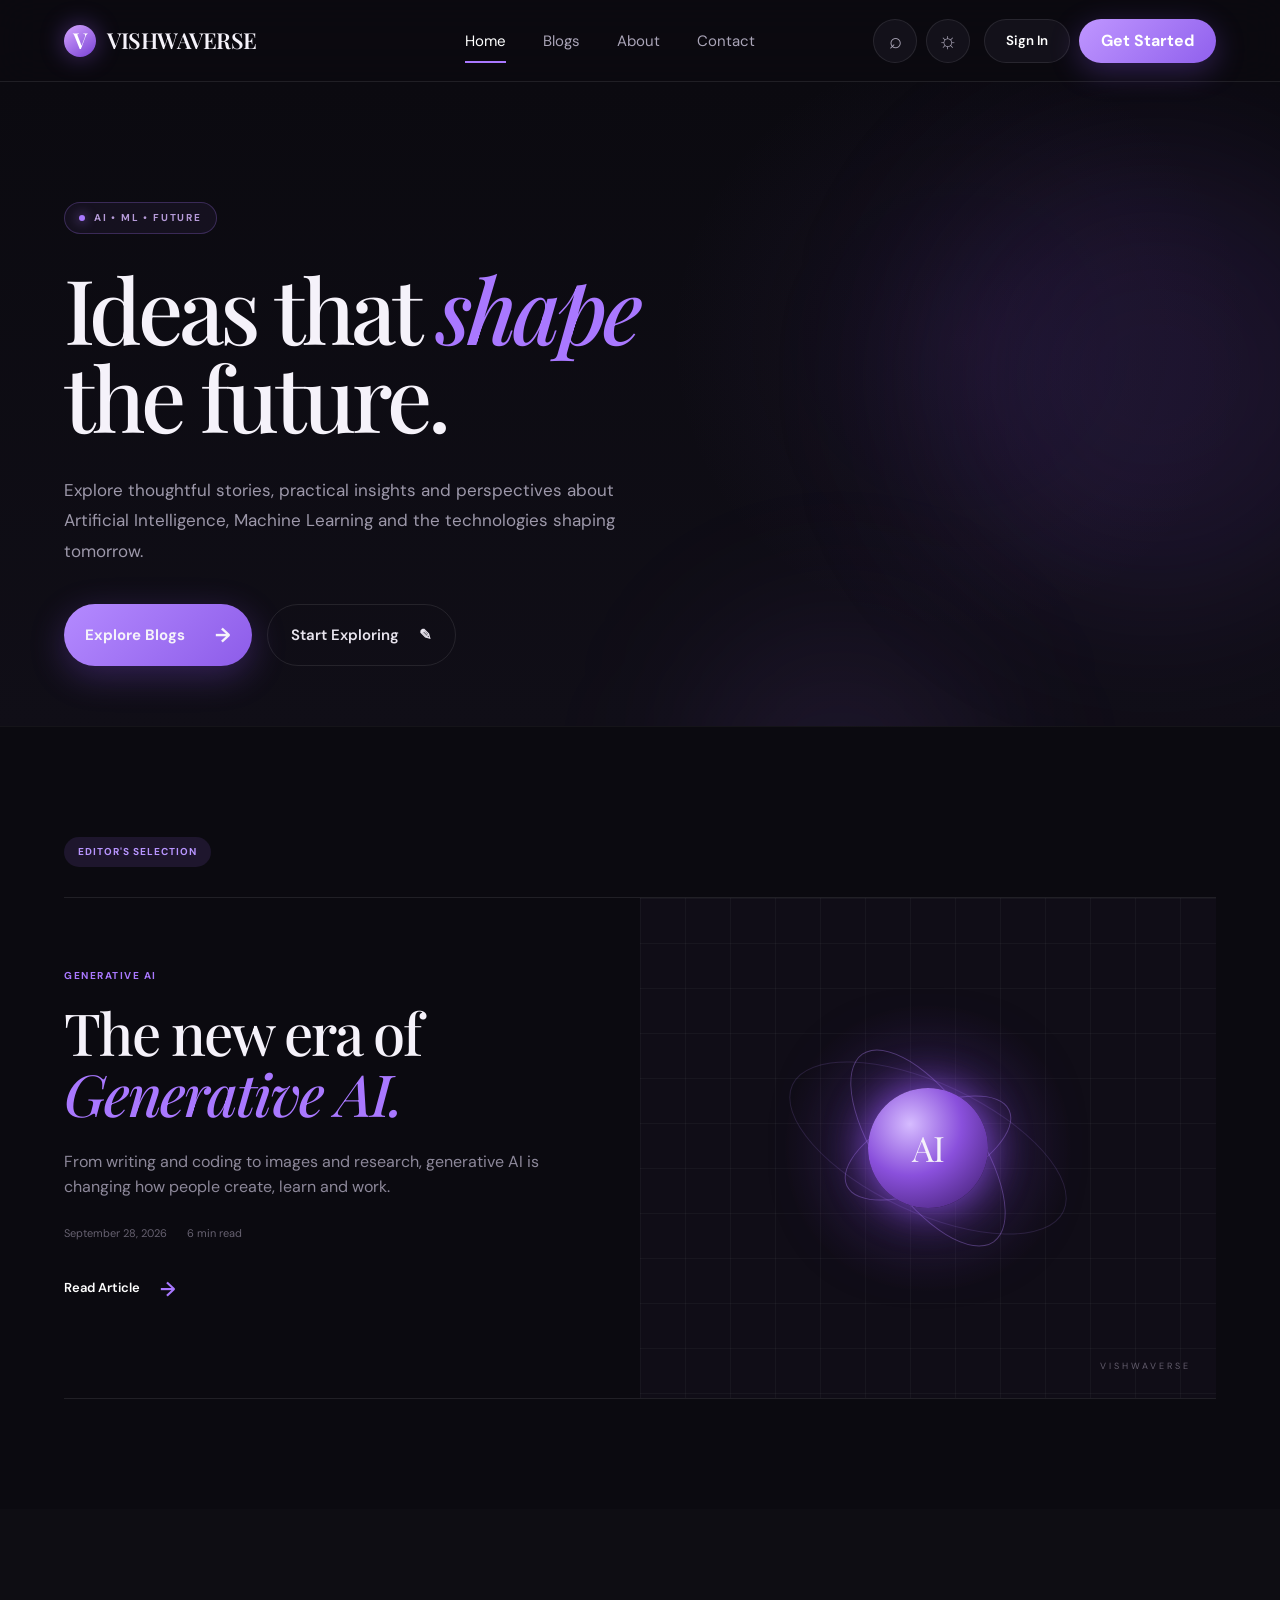
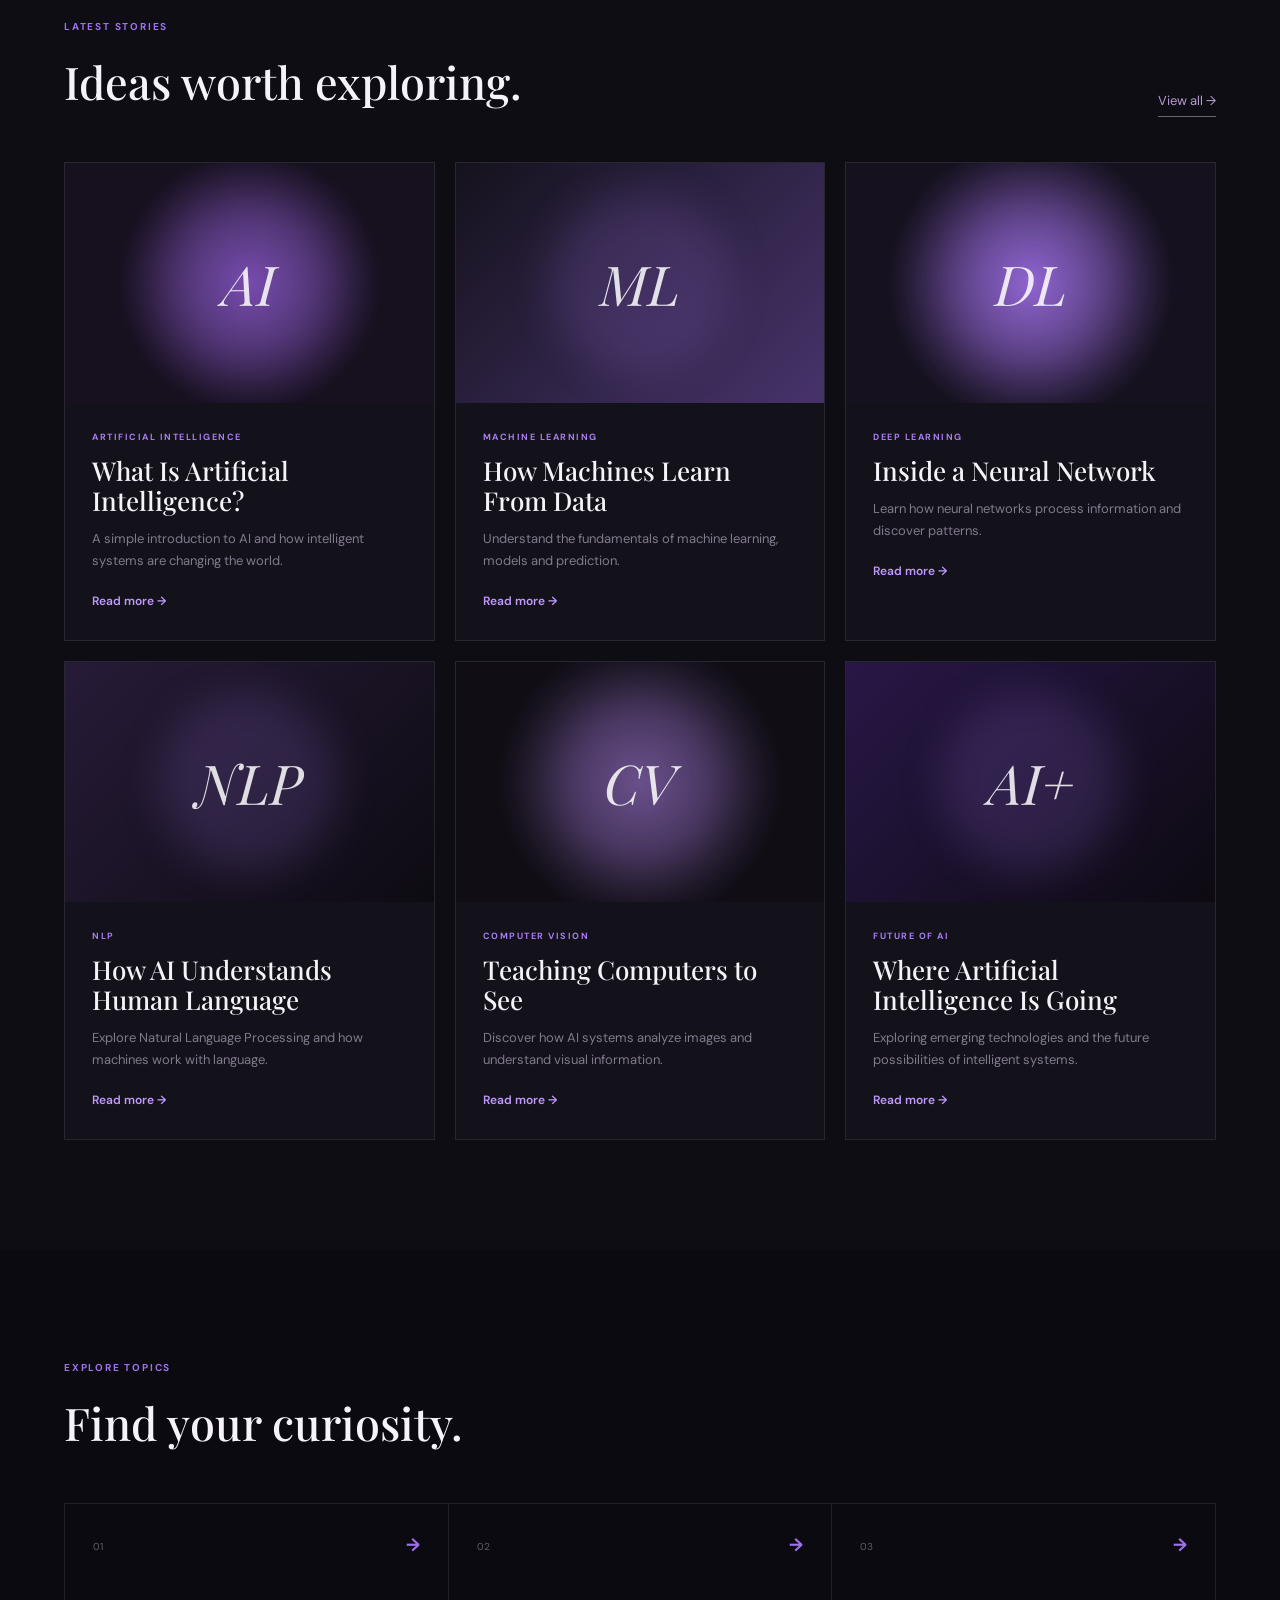
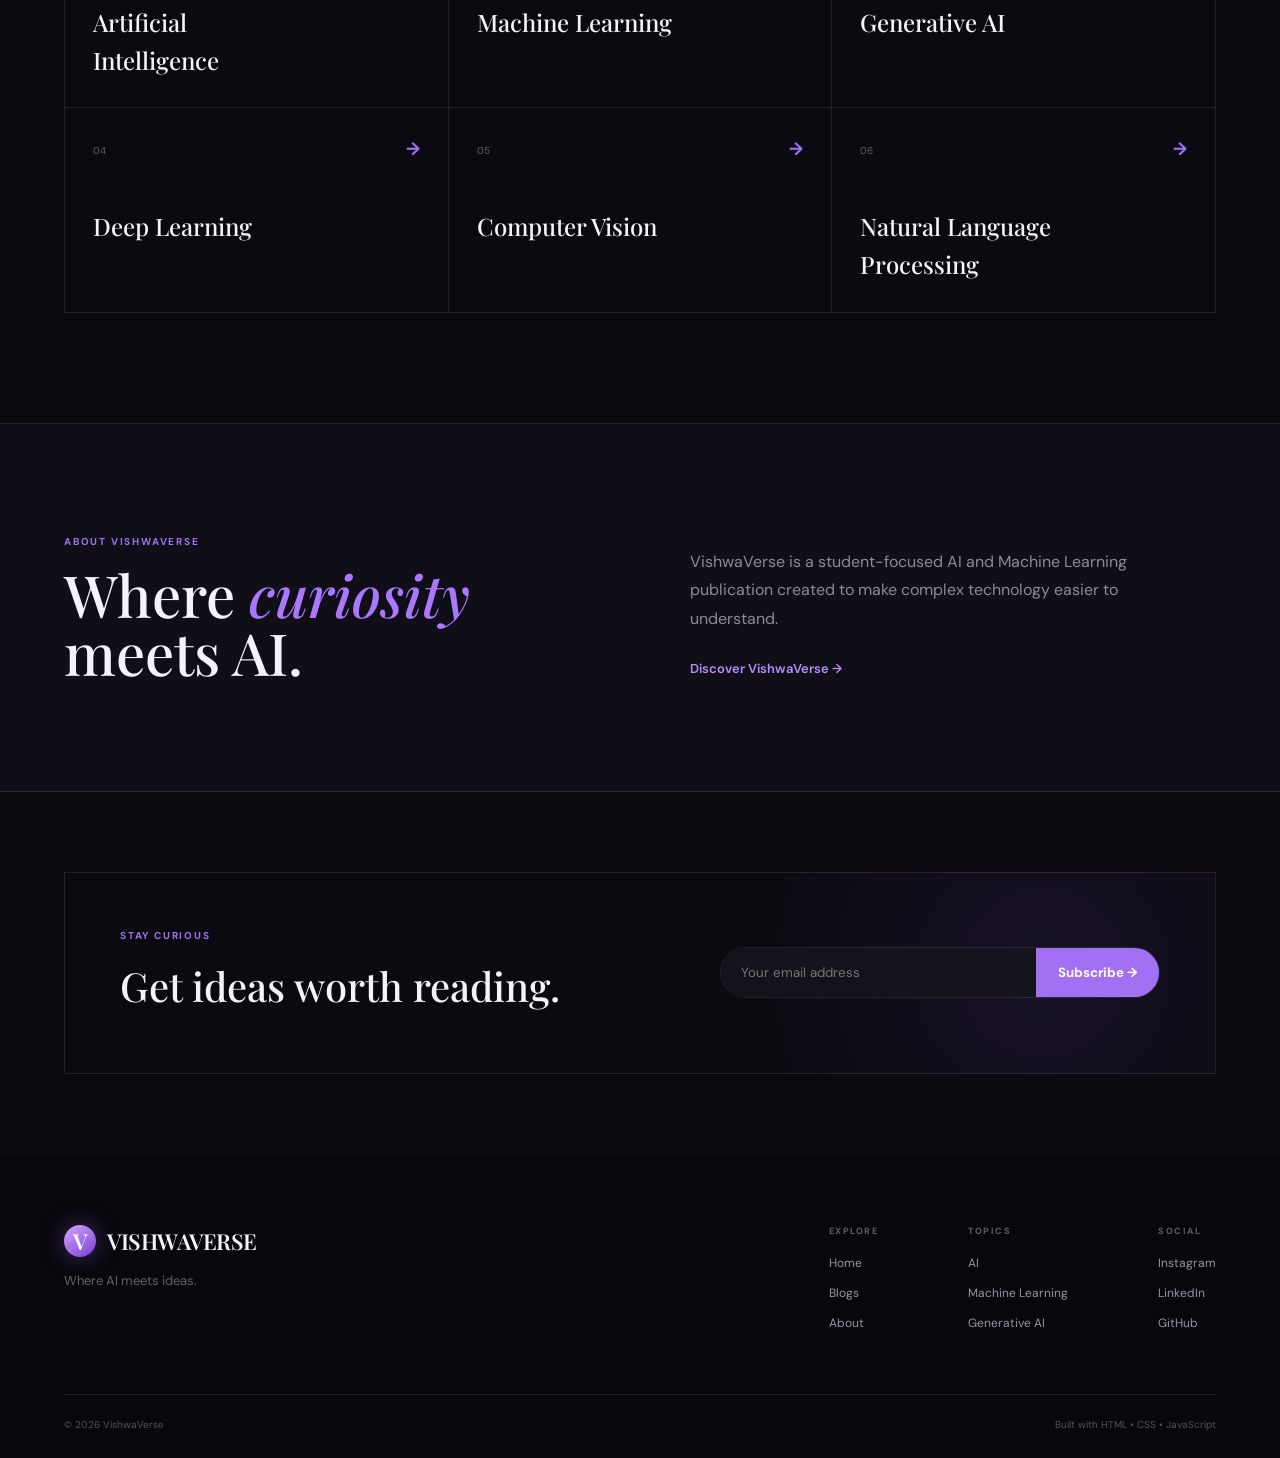
<file: index.html>
<!DOCTYPE html>
<html lang="en">

<head>

    <meta charset="UTF-8">
    <meta name="viewport" content="width=device-width, initial-scale=1.0">

    <title>VishwaVerse — AI, Ideas & Future</title>

    <meta name="description"
        content="VishwaVerse is a modern AI and Machine Learning blog exploring ideas, technology and the future.">

    <link rel="stylesheet" href="style.css">

    <!-- Fonts -->
    <link rel="preconnect" href="https://fonts.googleapis.com">
    <link rel="preconnect" href="https://fonts.gstatic.com" crossorigin>

    <link href="https://fonts.googleapis.com/css2?family=DM+Sans:wght@400;500;600;700&family=Playfair+Display:ital,wght@0,500;0,600;1,500;1,600&display=swap"
        rel="stylesheet">

</head>


<body>


<!-- ================= NAVBAR ================= -->

<header class="navbar">

    <div class="nav-container">


        <!-- LOGO -->

        <a href="index.html" class="logo">

            <div class="logo-symbol">
                V
            </div>

            <span>
                VISHWAVERSE
            </span>

        </a>


        <!-- NAVIGATION -->

        <nav class="nav-links">

            <a href="index.html" class="active">
                Home
            </a>

            <a href="blogs.html">
                Blogs
            </a>

            <a href="about.html">
                About
            </a>

            <a href="#contact">
                Contact
            </a>

        </nav>


        <!-- ACTIONS -->

        <div class="nav-actions">

            <button class="round-btn" id="searchButton">
                ⌕
            </button>

            <button class="round-btn" id="themeButton">
                ☼
            </button>

            <button class="signin-btn">
                Sign In
            </button>

            <a href="blogs.html" class="get-started">
                Get Started
            </a>

        </div>


        <!-- MOBILE -->

        <button class="mobile-menu" id="mobileMenu">
            ☰
        </button>

    </div>

</header>



<!-- ================= MOBILE NAV ================= -->

<div class="mobile-nav" id="mobileNav">

    <a href="index.html">
        Home
    </a>

    <a href="blogs.html">
        Blogs
    </a>

    <a href="about.html">
        About
    </a>

    <a href="#contact">
        Contact
    </a>

</div>



<!-- ================= SEARCH ================= -->

<div class="search-overlay" id="searchOverlay">

    <button class="close-search" id="closeSearch">
        ×
    </button>

    <div class="search-container">

        <span>
            SEARCH VISHWAVERSE
        </span>

        <input
            type="text"
            id="searchInput"
            placeholder="Search AI, Machine Learning..."
        >

        <div id="searchResults"></div>

    </div>

</div>



<!-- ================= HERO ================= -->

<section class="hero">

    <div class="hero-inner">


        <div class="hero-badge">
            <span></span>
            AI • ML • FUTURE
        </div>


        <h1>

            Ideas that

            <em>
                shape
            </em>

            the future.

        </h1>


        <p class="hero-description">

            Explore thoughtful stories, practical insights and
            perspectives about Artificial Intelligence,
            Machine Learning and the technologies shaping tomorrow.

        </p>


        <div class="hero-buttons">

            <a href="blogs.html" class="primary-button">

                Explore Blogs

                <span>
                    →
                </span>

            </a>


            <a href="about.html" class="secondary-button">

                Start Exploring

                <span>
                    ✎
                </span>

            </a>

        </div>


    </div>


    <!-- HERO GLOW -->

    <div class="hero-glow glow-one"></div>

    <div class="hero-glow glow-two"></div>


</section>



<!-- ================= EDITOR SECTION ================= -->

<section class="editor-section">

    <div class="section-container">


        <div class="section-label">

            <span>
                EDITOR'S SELECTION
            </span>

        </div>


        <div class="editor-grid">


            <!-- TEXT -->

            <div class="editor-content">

                <div class="article-category">
                    GENERATIVE AI
                </div>


                <h2>

                    The new era of
                    <em>Generative AI.</em>

                </h2>


                <p>

                    From writing and coding to images and
                    research, generative AI is changing how
                    people create, learn and work.

                </p>


                <div class="article-meta">

                    <span>
                        September 28, 2026
                    </span>

                    <span>
                        6 min read
                    </span>

                </div>


                <a href="blogs.html" class="read-button">

                    Read Article

                    <span>
                        →
                    </span>

                </a>

            </div>



            <!-- VISUAL -->

            <div class="editor-visual">

                <div class="visual-grid"></div>

                <div class="ai-orb">

                    <div class="orb-core">
                        AI
                    </div>

                    <div class="orb-ring ring-one"></div>

                    <div class="orb-ring ring-two"></div>

                    <div class="orb-ring ring-three"></div>

                </div>


                <div class="visual-label">

                    VISHWAVERSE

                </div>

            </div>


        </div>

    </div>

</section>



<!-- ================= LATEST ================= -->

<section class="latest-section">

    <div class="section-container">


        <div class="section-heading">

            <div>

                <div class="section-label-text">
                    LATEST STORIES
                </div>

                <h2>
                    Ideas worth exploring.
                </h2>

            </div>


            <a href="blogs.html" class="view-all">
                View all →
            </a>

        </div>



        <div class="blog-grid">


            <!-- BLOG 1 -->

            <article class="blog-card">

                <div class="blog-image image-ai">

                    <span>
                        AI
                    </span>

                </div>


                <div class="blog-content">

                    <div class="blog-category">
                        ARTIFICIAL INTELLIGENCE
                    </div>

                    <h3>
                        What Is Artificial Intelligence?
                    </h3>

                    <p>
                        A simple introduction to AI and how
                        intelligent systems are changing the world.
                    </p>

                    <a href="blogs.html">
                        Read more →
                    </a>

                </div>

            </article>



            <!-- BLOG 2 -->

            <article class="blog-card">

                <div class="blog-image image-ml">

                    <span>
                        ML
                    </span>

                </div>


                <div class="blog-content">

                    <div class="blog-category">
                        MACHINE LEARNING
                    </div>

                    <h3>
                        How Machines Learn From Data
                    </h3>

                    <p>
                        Understand the fundamentals of machine
                        learning, models and prediction.
                    </p>

                    <a href="blogs.html">
                        Read more →
                    </a>

                </div>

            </article>



            <!-- BLOG 3 -->

            <article class="blog-card">

                <div class="blog-image image-dl">

                    <span>
                        DL
                    </span>

                </div>


                <div class="blog-content">

                    <div class="blog-category">
                        DEEP LEARNING
                    </div>

                    <h3>
                        Inside a Neural Network
                    </h3>

                    <p>
                        Learn how neural networks process
                        information and discover patterns.
                    </p>

                    <a href="blogs.html">
                        Read more →
                    </a>

                </div>

            </article>



            <!-- BLOG 4 -->

            <article class="blog-card">

                <div class="blog-image image-nlp">

                    <span>
                        NLP
                    </span>

                </div>


                <div class="blog-content">

                    <div class="blog-category">
                        NLP
                    </div>

                    <h3>
                        How AI Understands Human Language
                    </h3>

                    <p>
                        Explore Natural Language Processing
                        and how machines work with language.
                    </p>

                    <a href="blogs.html">
                        Read more →
                    </a>

                </div>

            </article>



            <!-- BLOG 5 -->

            <article class="blog-card">

                <div class="blog-image image-cv">

                    <span>
                        CV
                    </span>

                </div>


                <div class="blog-content">

                    <div class="blog-category">
                        COMPUTER VISION
                    </div>

                    <h3>
                        Teaching Computers to See
                    </h3>

                    <p>
                        Discover how AI systems analyze
                        images and understand visual information.
                    </p>

                    <a href="blogs.html">
                        Read more →
                    </a>

                </div>

            </article>



            <!-- BLOG 6 -->

            <article class="blog-card">

                <div class="blog-image image-future">

                    <span>
                        AI+
                    </span>

                </div>


                <div class="blog-content">

                    <div class="blog-category">
                        FUTURE OF AI
                    </div>

                    <h3>
                        Where Artificial Intelligence Is Going
                    </h3>

                    <p>
                        Exploring emerging technologies and
                        the future possibilities of intelligent systems.
                    </p>

                    <a href="blogs.html">
                        Read more →
                    </a>

                </div>

            </article>


        </div>

    </div>

</section>



<!-- ================= TOPICS ================= -->

<section class="topics-section">

    <div class="section-container">


        <div class="section-heading">

            <div>

                <div class="section-label-text">
                    EXPLORE TOPICS
                </div>

                <h2>
                    Find your curiosity.
                </h2>

            </div>

        </div>



        <div class="topics-grid">


            <a href="blogs.html" class="topic">

                <span>
                    01
                </span>

                <h3>
                    Artificial Intelligence
                </h3>

                <b>
                    →
                </b>

            </a>


            <a href="blogs.html" class="topic">

                <span>
                    02
                </span>

                <h3>
                    Machine Learning
                </h3>

                <b>
                    →
                </b>

            </a>


            <a href="blogs.html" class="topic">

                <span>
                    03
                </span>

                <h3>
                    Generative AI
                </h3>

                <b>
                    →
                </b>

            </a>


            <a href="blogs.html" class="topic">

                <span>
                    04
                </span>

                <h3>
                    Deep Learning
                </h3>

                <b>
                    →
                </b>

            </a>


            <a href="blogs.html" class="topic">

                <span>
                    05
                </span>

                <h3>
                    Computer Vision
                </h3>

                <b>
                    →
                </b>

            </a>


            <a href="blogs.html" class="topic">

                <span>
                    06
                </span>

                <h3>
                    Natural Language Processing
                </h3>

                <b>
                    →
                </b>

            </a>


        </div>

    </div>

</section>



<!-- ================= ABOUT STRIP ================= -->

<section class="about-strip">

    <div class="section-container">

        <div class="about-grid">


            <div>

                <div class="section-label-text">
                    ABOUT VISHWAVERSE
                </div>

                <h2>

                    Where
                    <em>curiosity</em>
                    meets AI.

                </h2>

            </div>


            <div>

                <p>

                    VishwaVerse is a student-focused AI and
                    Machine Learning publication created to
                    make complex technology easier to understand.

                </p>

                <a href="about.html" class="text-link">
                    Discover VishwaVerse →
                </a>

            </div>


        </div>

    </div>

</section>



<!-- ================= NEWSLETTER ================= -->

<section class="newsletter">

    <div class="section-container">

        <div class="newsletter-box">

            <div>

                <div class="section-label-text">
                    STAY CURIOUS
                </div>

                <h2>
                    Get ideas worth reading.
                </h2>

            </div>


            <form id="newsletterForm">

                <input
                    type="email"
                    placeholder="Your email address"
                    required
                >

                <button>
                    Subscribe →
                </button>

            </form>

        </div>

    </div>

</section>



<!-- ================= FOOTER ================= -->

<footer id="contact">

    <div class="section-container">


        <div class="footer-top">


            <div>

                <a href="index.html" class="logo">

                    <div class="logo-symbol">
                        V
                    </div>

                    <span>
                        VISHWAVERSE
                    </span>

                </a>


                <p>
                    Where AI meets ideas.
                </p>

            </div>


            <div class="footer-links">

                <div>

                    <strong>
                        EXPLORE
                    </strong>

                    <a href="index.html">
                        Home
                    </a>

                    <a href="blogs.html">
                        Blogs
                    </a>

                    <a href="about.html">
                        About
                    </a>

                </div>


                <div>

                    <strong>
                        TOPICS
                    </strong>

                    <a href="blogs.html">
                        AI
                    </a>

                    <a href="blogs.html">
                        Machine Learning
                    </a>

                    <a href="blogs.html">
                        Generative AI
                    </a>

                </div>


                <div>

                    <strong>
                        SOCIAL
                    </strong>

                    <a href="#">
                        Instagram
                    </a>

                    <a href="#">
                        LinkedIn
                    </a>

                    <a href="#">
                        GitHub
                    </a>

                </div>

            </div>


        </div>


        <div class="footer-bottom">

            <span>
                © 2026 VishwaVerse
            </span>

            <span>
                Built with HTML • CSS • JavaScript
            </span>

        </div>


    </div>

</footer>



<script src="script.js"></script>

</body>

</html>
</file>
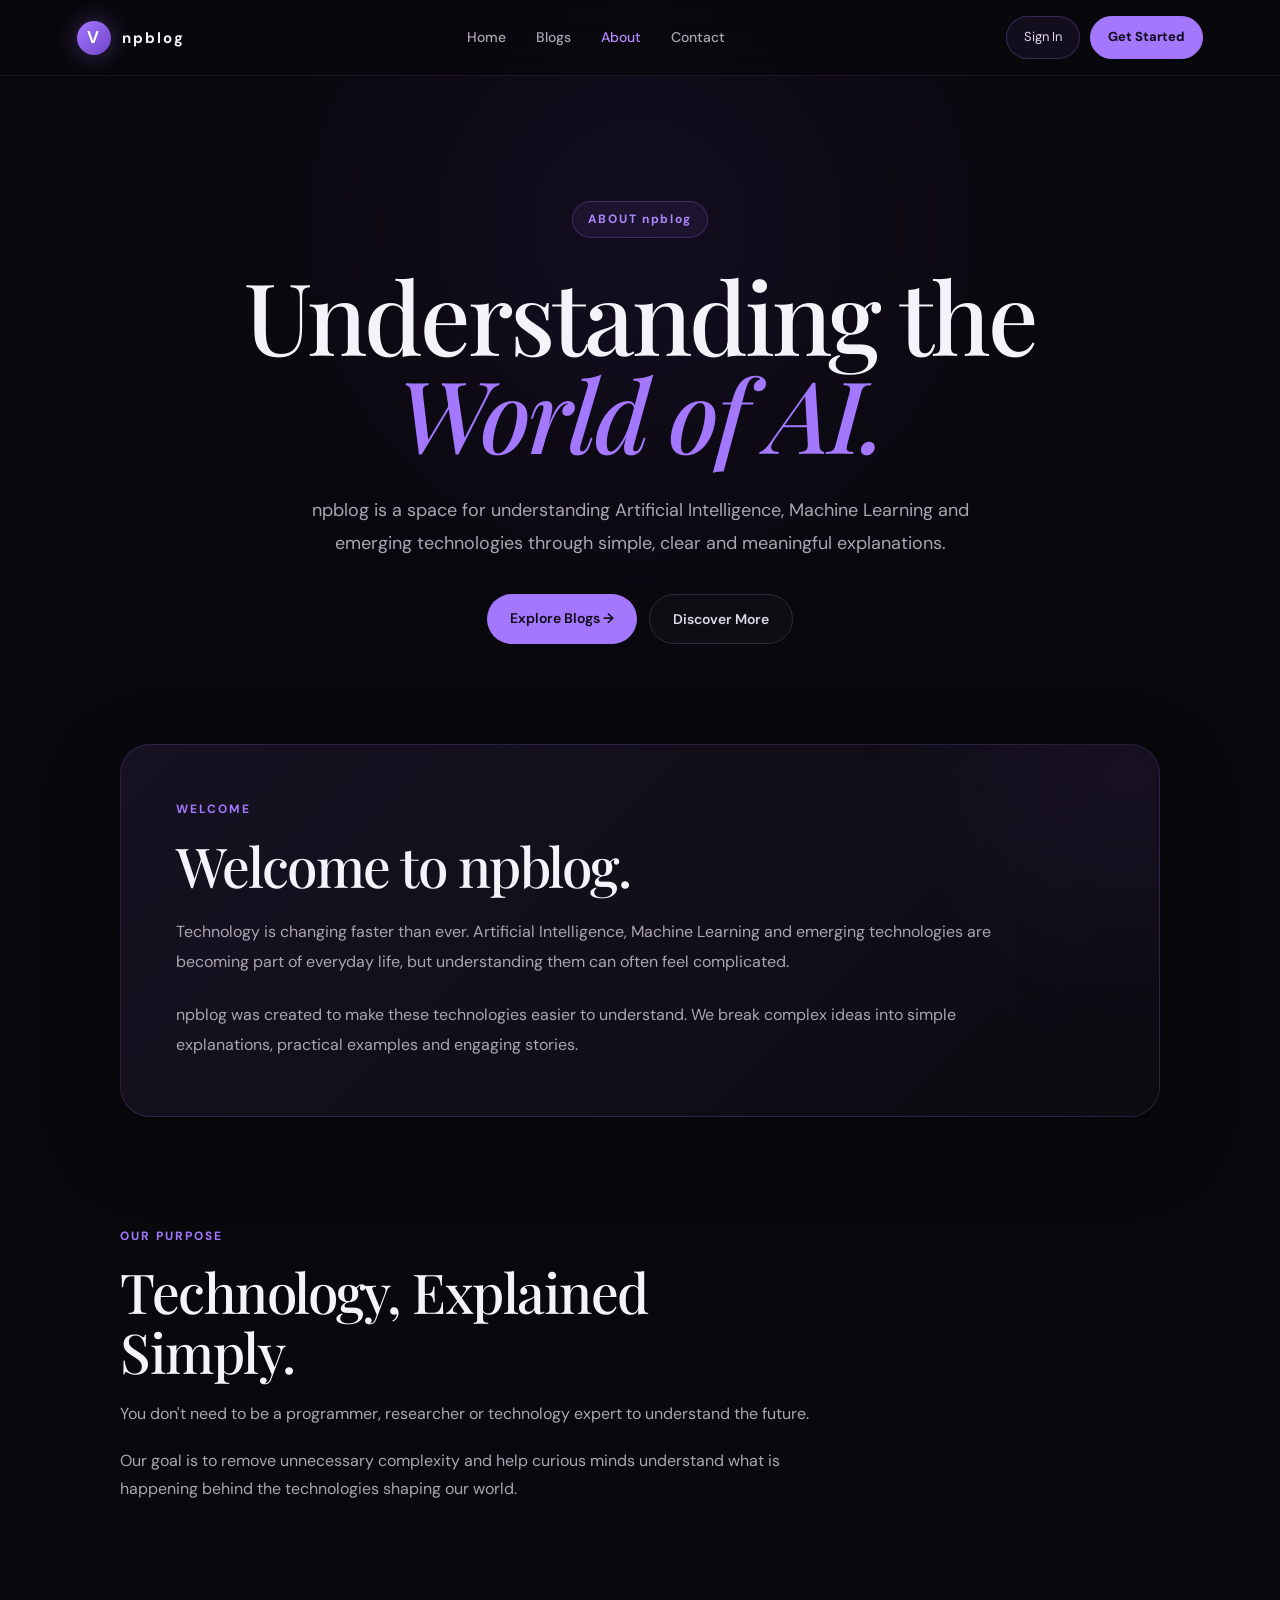
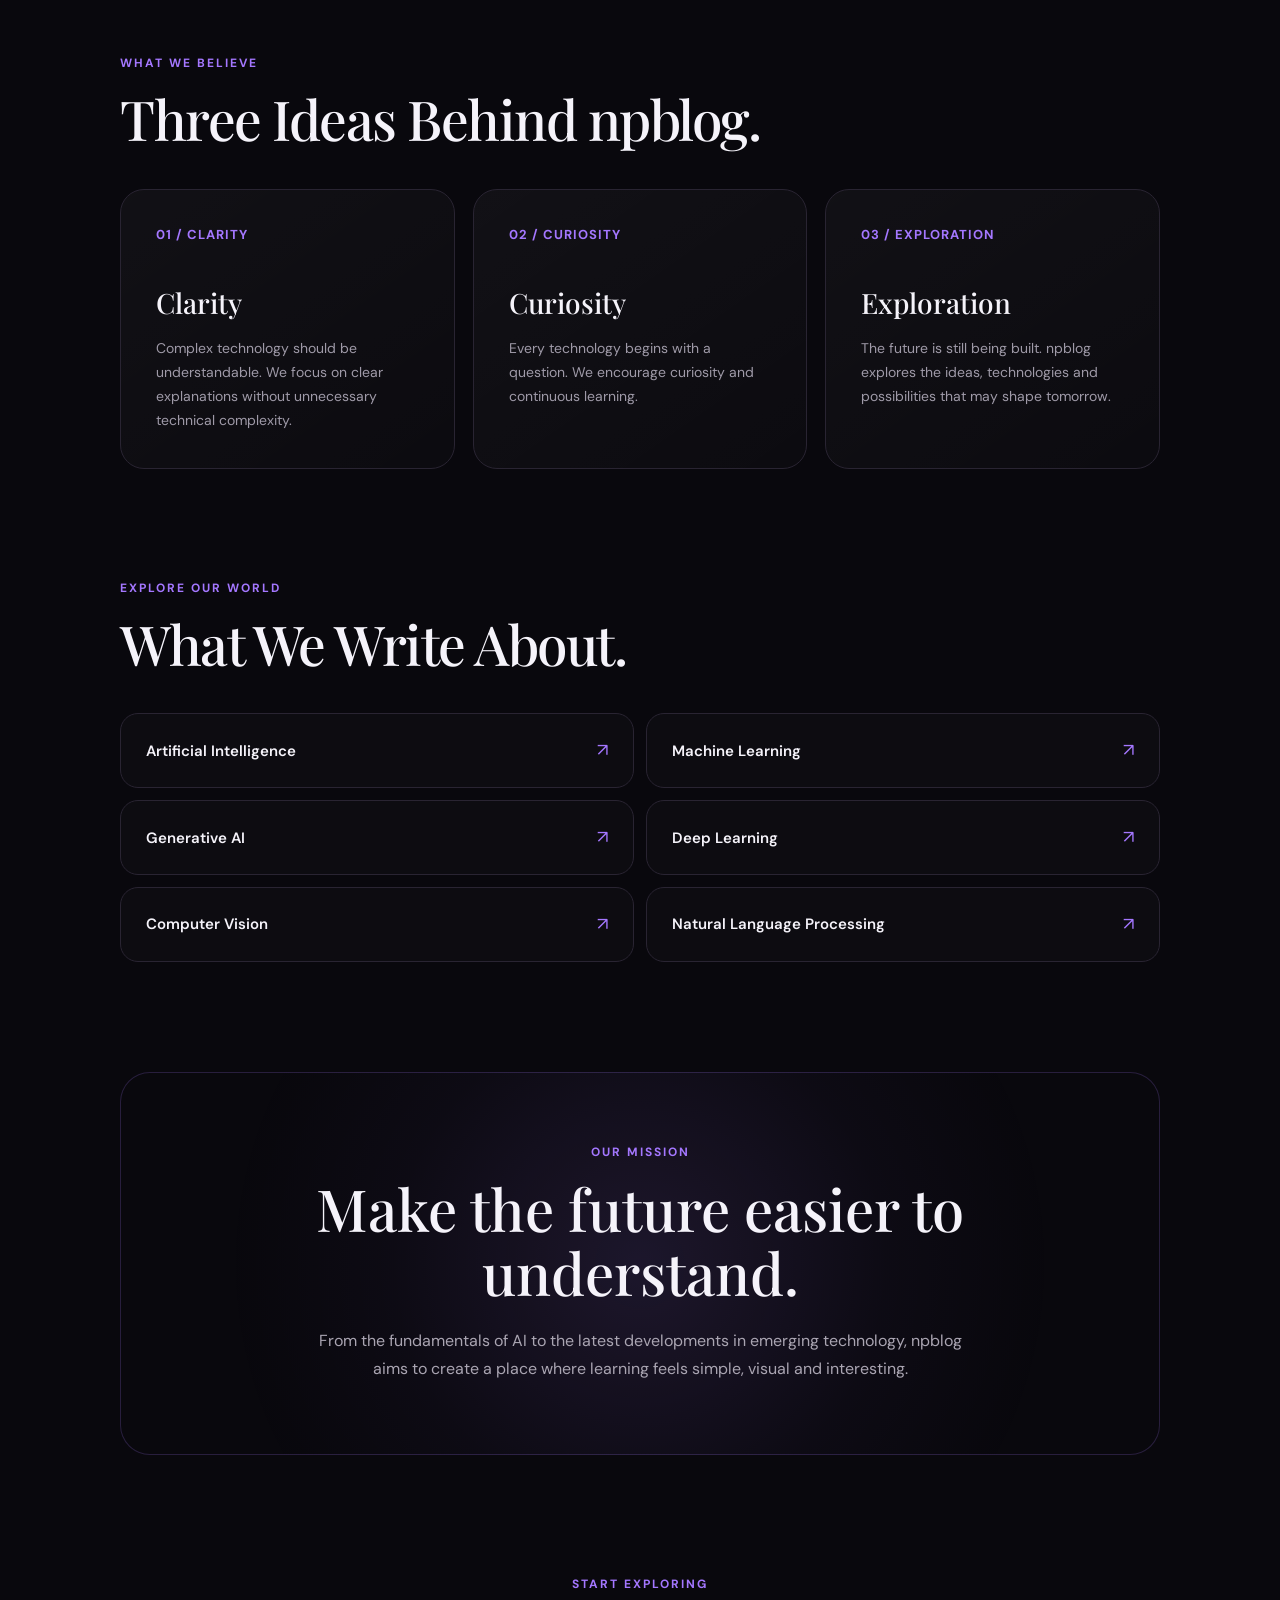
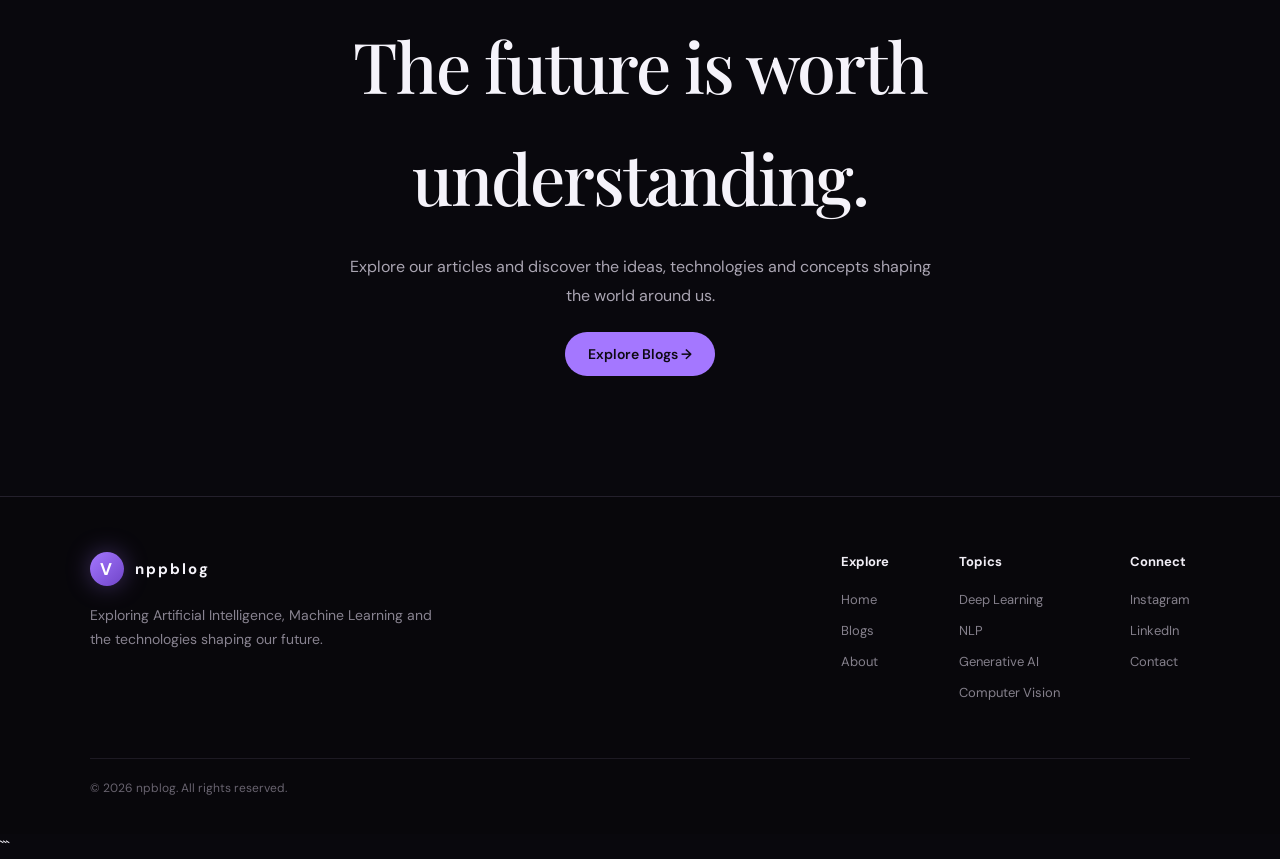
<file: about.html>
<!DOCTYPE html>
<html lang="en">
<head>
    <meta charset="UTF-8">
    <meta name="viewport" content="width=device-width, initial-scale=1.0">

    <title>About — npblog</title>

    <!-- Google Fonts -->
    <link rel="preconnect" href="https://fonts.googleapis.com">
    <link rel="preconnect" href="https://fonts.gstatic.com" crossorigin>
    <link href="https://fonts.googleapis.com/css2?family=DM+Sans:wght@400;500;600;700&family=Playfair+Display:ital,wght@0,500;0,600;1,500;1,600&display=swap" rel="stylesheet">

    <style>
        * {
            margin: 0;
            padding: 0;
            box-sizing: border-box;
        }

        html {
            scroll-behavior: smooth;
        }

        body {
            font-family: "DM Sans", sans-serif;
            background: #09080d;
            color: #f5f3fa;
            line-height: 1.6;
            overflow-x: hidden;
        }

        a {
            color: inherit;
            text-decoration: none;
        }

        /* =========================
           NAVBAR
        ========================= */

        .navbar {
            position: sticky;
            top: 0;
            z-index: 1000;
            height: 76px;

            display: flex;
            align-items: center;
            justify-content: space-between;

            padding: 0 6%;

            background: rgba(9, 8, 13, 0.82);
            backdrop-filter: blur(18px);
            -webkit-backdrop-filter: blur(18px);

            border-bottom: 1px solid rgba(164, 119, 255, 0.12);
        }

        .logo {
            display: flex;
            align-items: center;
            gap: 11px;

            font-size: 15px;
            font-weight: 700;
            letter-spacing: 2px;
        }

        .logo-icon {
            width: 34px;
            height: 34px;

            display: flex;
            align-items: center;
            justify-content: center;

            border-radius: 50%;

            background: linear-gradient(
                135deg,
                #a477ff,
                #7045c8
            );

            color: white;
            font-size: 17px;
            font-weight: 700;

            box-shadow:
                0 0 25px rgba(164, 119, 255, 0.35);
        }

        .nav-links {
            display: flex;
            align-items: center;
            gap: 30px;
        }

        .nav-links a {
            color: #aaa4b5;
            font-size: 14px;
            font-weight: 500;
            transition: 0.3s ease;
        }

        .nav-links a:hover,
        .nav-links a.active {
            color: #b58aff;
        }

        .nav-actions {
            display: flex;
            align-items: center;
            gap: 10px;
        }

        .nav-btn {
            padding: 10px 17px;
            border-radius: 30px;

            border: 1px solid rgba(164, 119, 255, 0.25);

            background: rgba(164, 119, 255, 0.07);

            font-size: 13px;
            color: #ddd7e8;

            transition: 0.3s ease;
        }

        .nav-btn:hover {
            background: rgba(164, 119, 255, 0.16);
            border-color: rgba(164, 119, 255, 0.5);
        }

        .nav-btn.primary {
            background: #a477ff;
            color: #100b18;
            border-color: #a477ff;
            font-weight: 700;
        }

        .nav-btn.primary:hover {
            background: #b58aff;
            box-shadow: 0 0 25px rgba(164, 119, 255, 0.3);
        }

        /* =========================
           HERO
        ========================= */

        .hero {
            position: relative;
            max-width: 1200px;
            margin: auto;

            padding: 125px 30px 100px;

            text-align: center;
        }

        .hero::before {
            content: "";
            position: absolute;

            width: 500px;
            height: 500px;

            top: -100px;
            left: 50%;
            transform: translateX(-50%);

            background: #7f4de8;
            opacity: 0.09;

            filter: blur(130px);
            border-radius: 50%;

            pointer-events: none;
        }

        .badge {
            display: inline-flex;
            align-items: center;

            padding: 8px 15px;

            border: 1px solid rgba(164, 119, 255, 0.25);
            border-radius: 30px;

            background: rgba(164, 119, 255, 0.07);

            color: #b58aff;

            font-size: 12px;
            font-weight: 700;
            letter-spacing: 1.7px;

            margin-bottom: 28px;
        }

        .hero h1 {
            position: relative;

            max-width: 1000px;
            margin: auto;

            font-family: "Playfair Display", serif;

            font-size: clamp(55px, 8vw, 100px);
            font-weight: 500;

            line-height: 0.98;
            letter-spacing: -3px;
        }

        .hero h1 em {
            color: #a477ff;
            font-style: italic;
        }

        .hero-description {
            position: relative;

            max-width: 720px;
            margin: 32px auto 0;

            color: #aaa5b2;

            font-size: 18px;
            line-height: 1.8;
        }

        .hero-buttons {
            position: relative;

            display: flex;
            justify-content: center;
            gap: 12px;

            margin-top: 35px;
        }

        .hero-button {
            padding: 13px 23px;

            border-radius: 40px;

            font-size: 14px;
            font-weight: 600;

            transition: 0.3s ease;
        }

        .hero-button.primary {
            background: #a477ff;
            color: #0d0913;
        }

        .hero-button.primary:hover {
            transform: translateY(-2px);
            box-shadow: 0 10px 35px rgba(164, 119, 255, 0.25);
        }

        .hero-button.secondary {
            border: 1px solid #302a38;
            color: #ddd7e7;
            background: rgba(255,255,255,0.02);
        }

        .hero-button.secondary:hover {
            border-color: #a477ff;
            color: #b58aff;
        }

        /* =========================
           MAIN
        ========================= */

        main {
            max-width: 1100px;
            margin: auto;
            padding: 0 30px 100px;
        }

        /* =========================
           INTRO CARD
        ========================= */

        .intro-card {
            position: relative;

            padding: 55px;

            border-radius: 30px;

            background:
                linear-gradient(
                    135deg,
                    rgba(164, 119, 255, 0.09),
                    rgba(255,255,255,0.015)
                );

            border: 1px solid rgba(164, 119, 255, 0.18);

            overflow: hidden;

            box-shadow:
                0 25px 80px rgba(0,0,0,0.25);
        }

        .intro-card::after {
            content: "";

            position: absolute;

            width: 300px;
            height: 300px;

            right: -120px;
            top: -120px;

            background: #8e5be9;
            opacity: 0.08;

            filter: blur(90px);
            border-radius: 50%;
        }

        .section-label {
            color: #a477ff;

            font-size: 12px;
            font-weight: 700;

            letter-spacing: 2px;
            text-transform: uppercase;

            margin-bottom: 15px;
        }

        .intro-card h2,
        .section-title {
            font-family: "Playfair Display", serif;

            font-size: clamp(38px, 5vw, 55px);

            font-weight: 500;
            line-height: 1.1;

            letter-spacing: -1.5px;
        }

        .intro-card h2 {
            max-width: 700px;
        }

        .intro-card p {
            max-width: 850px;

            color: #aaa5b2;

            font-size: 16px;
            line-height: 1.9;

            margin-top: 22px;
        }

        /* =========================
           SECTIONS
        ========================= */

        .section {
            padding-top: 110px;
        }

        .section-heading {
            max-width: 700px;
            margin-bottom: 40px;
        }

        .section-heading p {
            margin-top: 18px;

            color: #aaa5b2;

            font-size: 16px;
            line-height: 1.8;
        }

        /* =========================
           VALUES
        ========================= */

        .values-grid {
            display: grid;
            grid-template-columns: repeat(3, 1fr);

            gap: 18px;
        }

        .value-card {
            padding: 35px;

            min-height: 230px;

            border: 1px solid #292432;
            border-radius: 24px;

            background:
                linear-gradient(
                    145deg,
                    rgba(255,255,255,0.035),
                    rgba(255,255,255,0.01)
                );

            transition: 0.35s ease;
        }

        .value-card:hover {
            transform: translateY(-7px);

            border-color: rgba(164,119,255,0.45);

            background:
                linear-gradient(
                    145deg,
                    rgba(164,119,255,0.10),
                    rgba(255,255,255,0.015)
                );

            box-shadow:
                0 20px 50px rgba(0,0,0,0.25);
        }

        .value-number {
            color: #a477ff;

            font-size: 13px;
            font-weight: 700;

            letter-spacing: 1px;

            margin-bottom: 35px;
        }

        .value-card h3 {
            font-family: "Playfair Display", serif;

            font-size: 28px;
            font-weight: 500;

            margin-bottom: 12px;
        }

        .value-card p {
            color: #9f9aa8;

            font-size: 14px;
            line-height: 1.7;
        }

        /* =========================
           TOPICS
        ========================= */

        .topics-grid {
            display: grid;

            grid-template-columns: repeat(2, 1fr);

            gap: 12px;
        }

        .topic {
            display: flex;
            align-items: center;
            justify-content: space-between;

            padding: 22px 25px;

            border: 1px solid #292432;
            border-radius: 18px;

            background: rgba(255,255,255,0.015);

            transition: 0.3s ease;
        }

        .topic:hover {
            border-color: rgba(164,119,255,0.4);

            background: rgba(164,119,255,0.06);

            transform: translateX(4px);
        }

        .topic span:first-child {
            font-size: 15px;
            font-weight: 600;
        }

        .topic span:last-child {
            color: #a477ff;
            font-size: 18px;
        }

        /* =========================
           MISSION
        ========================= */

        .mission-card {
            position: relative;

            padding: 70px 45px;

            text-align: center;

            border-radius: 30px;

            border: 1px solid rgba(164,119,255,0.2);

            background:
                radial-gradient(
                    circle at center,
                    rgba(164,119,255,0.13),
                    rgba(164,119,255,0.03) 45%,
                    transparent 75%
                );

            overflow: hidden;
        }

        .mission-card h2 {
            max-width: 750px;
            margin: auto;

            font-family: "Playfair Display", serif;

            font-size: clamp(38px, 5vw, 58px);

            line-height: 1.1;
            font-weight: 500;
        }

        .mission-card p {
            max-width: 680px;
            margin: 22px auto 0;

            color: #aaa5b2;

            line-height: 1.8;
        }

        /* =========================
           CTA
        ========================= */

        .cta {
            text-align: center;

            padding: 120px 20px 30px;
        }

        .cta h2 {
            font-family: "Playfair Display", serif;

            font-size: clamp(42px, 6vw, 70px);

            font-weight: 500;

            letter-spacing: -2px;
        }

        .cta p {
            max-width: 600px;

            margin: 20px auto 30px;

            color: #aaa5b2;

            line-height: 1.8;
        }

        /* =========================
           FOOTER
        ========================= */

        footer {
            border-top: 1px solid #24202c;

            padding: 55px 6% 35px;

            background: #08070b;
        }

        .footer-inner {
            max-width: 1100px;
            margin: auto;

            display: flex;
            justify-content: space-between;
            gap: 50px;
        }

        .footer-brand {
            max-width: 350px;
        }

        .footer-brand .logo {
            margin-bottom: 18px;
        }

        .footer-brand p {
            color: #888390;

            font-size: 14px;
            line-height: 1.7;
        }

        .footer-links {
            display: flex;
            gap: 70px;
        }

        .footer-column h4 {
            font-size: 13px;

            color: #f0edf5;

            margin-bottom: 17px;
        }

        .footer-column a {
            display: block;

            color: #85808c;

            font-size: 13px;

            margin-bottom: 10px;

            transition: 0.25s ease;
        }

        .footer-column a:hover {
            color: #b58aff;
        }

        .copyright {
            max-width: 1100px;
            margin: 45px auto 0;

            padding-top: 20px;

            border-top: 1px solid #1d1a23;

            color: #68636f;

            font-size: 12px;
        }

        /* =========================
           MOBILE
        ========================= */

        @media (max-width: 850px) {

            .nav-links {
                display: none;
            }

            .nav-actions .nav-btn:first-child {
                display: none;
            }

            .navbar {
                padding: 0 20px;
            }

            .hero {
                padding: 90px 22px 80px;
            }

            .hero h1 {
                letter-spacing: -2px;
            }

            .hero-description {
                font-size: 16px;
            }

            main {
                padding: 0 20px 70px;
            }

            .intro-card {
                padding: 35px 25px;
            }

            .values-grid {
                grid-template-columns: 1fr;
            }

            .topics-grid {
                grid-template-columns: 1fr;
            }

            .footer-inner {
                flex-direction: column;
            }

            .footer-links {
                gap: 45px;
            }
        }

        @media (max-width: 550px) {

            .nav-btn.primary {
                padding: 9px 13px;
                font-size: 12px;
            }

            .logo {
                font-size: 13px;
                letter-spacing: 1.5px;
            }

            .logo-icon {
                width: 31px;
                height: 31px;
            }

            .hero {
                padding-top: 75px;
            }

            .hero h1 {
                font-size: 52px;
            }

            .hero-buttons {
                flex-direction: column;
                align-items: stretch;
            }

            .hero-button {
                text-align: center;
            }

            .section {
                padding-top: 80px;
            }

            .mission-card {
                padding: 55px 25px;
            }

            .cta {
                padding-top: 90px;
            }

            .footer-links {
                flex-direction: column;
                gap: 25px;
            }
        }
    </style>
</head>

<body>

    <!-- =========================
         NAVBAR
    ========================== -->

    <nav class="navbar">

        <a href="index.html" class="logo">
            <span class="logo-icon">V</span>
            npblog
        </a>

        <div class="nav-links">
            <a href="index.html">Home</a>
            <a href="blogs.html">Blogs</a>
            <a href="about.html" class="active">About</a>
            <a href="#contact">Contact</a>
        </div>

        <div class="nav-actions">
            <a href="#" class="nav-btn">Sign In</a>
            <a href="blogs.html" class="nav-btn primary">Get Started</a>
        </div>

    </nav>


    <!-- =========================
         HERO
    ========================== -->

    <header class="hero">

        <div class="badge">
            ABOUT npblog
        </div>

        <h1>
            Understanding the
            <em>World of AI.</em>
        </h1>

        <p class="hero-description">
            npblog is a space for understanding Artificial Intelligence,
            Machine Learning and emerging technologies through simple,
            clear and meaningful explanations.
        </p>

        <div class="hero-buttons">
            <a href="blogs.html" class="hero-button primary">
                Explore Blogs →
            </a>

            <a href="#purpose" class="hero-button secondary">
                Discover More
            </a>
        </div>

    </header>


    <main>

        <!-- =========================
             INTRO
        ========================== -->

        <section class="intro-card">

            <div class="section-label">
                WELCOME
            </div>

            <h2>
                Welcome to npblog.
            </h2>

            <p>
                Technology is changing faster than ever. Artificial Intelligence,
                Machine Learning and emerging technologies are becoming part of
                everyday life, but understanding them can often feel complicated.
            </p>

            <p>
                npblog was created to make these technologies easier to
                understand. We break complex ideas into simple explanations,
                practical examples and engaging stories.
            </p>

        </section>


        <!-- =========================
             PURPOSE
        ========================== -->

        <section class="section" id="purpose">

            <div class="section-heading">

                <div class="section-label">
                    OUR PURPOSE
                </div>

                <h2 class="section-title">
                    Technology, Explained Simply.
                </h2>

                <p>
                    You don't need to be a programmer, researcher or technology
                    expert to understand the future.
                </p>

                <p>
                    Our goal is to remove unnecessary complexity and help
                    curious minds understand what is happening behind the
                    technologies shaping our world.
                </p>

            </div>

        </section>


        <!-- =========================
             VALUES
        ========================== -->

        <section class="section">

            <div class="section-heading">

                <div class="section-label">
                    WHAT WE BELIEVE
                </div>

                <h2 class="section-title">
                    Three Ideas Behind npblog.
                </h2>

            </div>


            <div class="values-grid">

                <article class="value-card">

                    <div class="value-number">
                        01 / CLARITY
                    </div>

                    <h3>
                        Clarity
                    </h3>

                    <p>
                        Complex technology should be understandable.
                        We focus on clear explanations without unnecessary
                        technical complexity.
                    </p>

                </article>


                <article class="value-card">

                    <div class="value-number">
                        02 / CURIOSITY
                    </div>

                    <h3>
                        Curiosity
                    </h3>

                    <p>
                        Every technology begins with a question.
                        We encourage curiosity and continuous learning.
                    </p>

                </article>


                <article class="value-card">

                    <div class="value-number">
                        03 / EXPLORATION
                    </div>

                    <h3>
                        Exploration
                    </h3>

                    <p>
                        The future is still being built.
                       npblog explores the ideas, technologies and
                        possibilities that may shape tomorrow.
                    </p>

                </article>

            </div>

        </section>


        <!-- =========================
             TOPICS
        ========================== -->

        <section class="section">

            <div class="section-heading">

                <div class="section-label">
                    EXPLORE OUR WORLD
                </div>

                <h2 class="section-title">
                    What We Write About.
                </h2>

            </div>


            <div class="topics-grid">

                <a href="blogs.html" class="topic">
                    <span>Artificial Intelligence</span>
                    <span>↗</span>
                </a>

                <a href="blogs.html" class="topic">
                    <span>Machine Learning</span>
                    <span>↗</span>
                </a>

                <a href="ga.html" class="topic">
                    <span>Generative AI</span>
                    <span>↗</span>
                </a>

                <a href="dl.html" class="topic">
                    <span>Deep Learning</span>
                    <span>↗</span>
                </a>

                <a href="cv.html" class="topic">
                    <span>Computer Vision</span>
                    <span>↗</span>
                </a>

                <a href="nlp.html" class="topic">
                    <span>Natural Language Processing</span>
                    <span>↗</span>
                </a>

            </div>

        </section>


        <!-- =========================
             MISSION
        ========================== -->

        <section class="section">

            <div class="mission-card">

                <div class="section-label">
                    OUR MISSION
                </div>

                <h2>
                    Make the future easier to understand.
                </h2>

                <p>
                    From the fundamentals of AI to the latest developments
                    in emerging technology, npblog aims to create a
                    place where learning feels simple, visual and interesting.
                </p>

            </div>

        </section>


        <!-- =========================
             CTA
        ========================== -->

        <section class="cta" id="contact">

            <div class="section-label">
                START EXPLORING
            </div>

            <h2>
                The future is worth understanding.
            </h2>

            <p>
                Explore our articles and discover the ideas,
                technologies and concepts shaping the world around us.
            </p>

            <a href="blogs.html" class="hero-button primary">
                Explore Blogs →
            </a>

        </section>

    </main>


    <!-- =========================
         FOOTER
    ========================== -->

    <footer>

        <div class="footer-inner">

            <div class="footer-brand">

                <a href="index.html" class="logo">
                    <span class="logo-icon">V</span>
                    nppblog
                </a>

                <p>
                    Exploring Artificial Intelligence,
                    Machine Learning and the technologies
                    shaping our future.
                </p>

            </div>


            <div class="footer-links">

                <div class="footer-column">

                    <h4>Explore</h4>

                    <a href="index.html">Home</a>
                    <a href="blogs.html">Blogs</a>
                    <a href="about.html">About</a>

                </div>


                <div class="footer-column">

                    <h4>Topics</h4>

                    <a href="dl.html">Deep Learning</a>
                    <a href="nlp.html">NLP</a>
                    <a href="ga.html">Generative AI</a>
                    <a href="cv.html">Computer Vision</a>

                </div>


                <div class="footer-column">

                    <h4>Connect</h4>

                    <a href="#">Instagram</a>
                    <a href="#">LinkedIn</a>
                    <a href="#">Contact</a>

                </div>

            </div>

        </div>


        <div class="copyright">
            © 2026 npblog. All rights reserved.
        </div>

    </footer>

</body>
</html>
```
</file>
<file: style.css>
/* =====================================================
   VISHWAVERSE
   DARK EDITORIAL AI BLOG
===================================================== */


/* ================= RESET ================= */

* {
    margin: 0;
    padding: 0;
    box-sizing: border-box;
}

html {
    scroll-behavior: smooth;
}

body {

    background: #0b0a10;

    color: #f5f2fa;

    font-family: "DM Sans", sans-serif;

    line-height: 1.6;

    overflow-x: hidden;
}

a {
    color: inherit;
    text-decoration: none;
}

button,
input {
    font-family: inherit;
}


/* ================= VARIABLES ================= */

:root {

    --background: #0b0a10;

    --background-2: #100e17;

    --card: #14121d;

    --border: rgba(255,255,255,0.09);

    --text: #f7f4fb;

    --muted: #9994aa;

    --purple: #a978ff;

    --purple-light: #c29cff;

    --purple-dark: #7545d9;

    --container: 1180px;
}


/* ================= GENERAL ================= */

.section-container {

    width: min(var(--container), 90%);

    margin: auto;
}


/* ================= NAVBAR ================= */

.navbar {

    height: 82px;

    border-bottom: 1px solid var(--border);

    background: rgba(11,10,16,0.82);

    backdrop-filter: blur(20px);

    position: sticky;

    top: 0;

    z-index: 1000;
}

.nav-container {

    width: min(1180px, 90%);

    height: 100%;

    margin: auto;

    display: flex;

    align-items: center;

    justify-content: space-between;
}


/* ================= LOGO ================= */

.logo {

    display: flex;

    align-items: center;

    gap: 11px;

    font-family: "Playfair Display", serif;

    font-size: 22px;

    font-weight: 600;

    letter-spacing: -0.5px;
}

.logo-symbol {

    width: 32px;

    height: 32px;

    border-radius: 50%;

    display: flex;

    align-items: center;

    justify-content: center;

    background: linear-gradient(
        145deg,
        #d5a6ff,
        #7740d4
    );

    color: white;

    font-family: "Playfair Display", serif;

    box-shadow:
        0 0 25px rgba(159,95,255,0.4);
}


/* ================= NAV LINKS ================= */

.nav-links {

    display: flex;

    align-items: center;

    gap: 37px;

    margin-left: 90px;
}

.nav-links a {

    color: #aaa4b7;

    font-size: 15px;

    position: relative;

    transition: 0.25s;
}

.nav-links a:hover,
.nav-links a.active {

    color: white;
}

.nav-links a.active::after {

    content: "";

    position: absolute;

    left: 0;

    right: 0;

    bottom: -10px;

    height: 2px;

    background: var(--purple);
}


/* ================= NAV ACTIONS ================= */

.nav-actions {

    display: flex;

    align-items: center;

    gap: 9px;
}

.round-btn {

    width: 44px;

    height: 44px;

    border-radius: 50%;

    border: 1px solid var(--border);

    background: #13111a;

    color: #aaa5b7;

    cursor: pointer;

    font-size: 22px;

    transition: 0.25s;
}

.round-btn:hover {

    border-color: var(--purple);

    color: white;

    box-shadow:
        0 0 20px rgba(169,120,255,0.2);
}

.signin-btn {

    height: 44px;

    padding: 0 21px;

    border-radius: 30px;

    border: 1px solid var(--border);

    background: #13111a;

    color: white;

    font-weight: 600;

    cursor: pointer;

    margin-left: 5px;
}

.get-started {

    height: 44px;

    padding: 0 22px;

    border-radius: 30px;

    display: flex;

    align-items: center;

    background: linear-gradient(
        135deg,
        #bf96ff,
        #9060ed
    );

    color: white;

    font-weight: 700;

    box-shadow:
        0 8px 30px rgba(142,87,238,0.3);

    transition: 0.25s;
}

.get-started:hover {

    transform: translateY(-2px);

    box-shadow:
        0 12px 35px rgba(142,87,238,0.5);
}


/* MOBILE BUTTON */

.mobile-menu {

    display: none;

    width: 42px;

    height: 42px;

    border-radius: 10px;

    border: 1px solid var(--border);

    background: transparent;

    color: white;

    font-size: 20px;
}


/* ================= MOBILE NAV ================= */

.mobile-nav {

    display: none;

    position: fixed;

    z-index: 999;

    top: 82px;

    right: 0;

    width: 260px;

    background: #111019;

    border: 1px solid var(--border);

    padding: 30px;

    box-shadow: -20px 20px 50px rgba(0,0,0,0.4);
}

.mobile-nav.open {

    display: flex;

    flex-direction: column;

    gap: 20px;
}

.mobile-nav a {

    color: #bbb5c8;

    font-size: 17px;
}


/* ================= HERO ================= */

.hero {

    min-height: 645px;

    position: relative;

    overflow: hidden;

    background:

        radial-gradient(
            circle at 75% 40%,
            rgba(109,64,179,0.09),
            transparent 28%
        ),

        linear-gradient(
            180deg,
            #0b0a10 0%,
            #100e17 100%
        );

    border-bottom: 1px solid rgba(255,255,255,0.04);
}

.hero-inner {

    width: min(var(--container), 90%);

    margin: auto;

    padding-top: 120px;

    position: relative;

    z-index: 5;
}


/* HERO BADGE */

.hero-badge {

    display: inline-flex;

    align-items: center;

    gap: 9px;

    border: 1px solid rgba(169,120,255,0.25);

    background: rgba(169,120,255,0.06);

    border-radius: 30px;

    padding: 7px 14px;

    color: #b69bd9;

    font-size: 10px;

    letter-spacing: 1.8px;

    font-weight: 700;

    margin-bottom: 30px;
}

.hero-badge span {

    width: 6px;

    height: 6px;

    background: var(--purple);

    border-radius: 50%;

    box-shadow:
        0 0 12px var(--purple);
}


/* HERO HEADING */

.hero h1 {

    max-width: 700px;

    font-family: "Playfair Display", serif;

    font-size: clamp(65px, 7vw, 92px);

    line-height: 0.98;

    letter-spacing: -4px;

    font-weight: 500;
}

.hero h1 em {

    color: var(--purple);

    font-weight: 500;
}


/* HERO DESCRIPTION */

.hero-description {

    max-width: 560px;

    color: #9d98aa;

    font-size: 17px;

    line-height: 1.8;

    margin-top: 35px;
}


/* BUTTONS */

.hero-buttons {

    display: flex;

    gap: 15px;

    margin-top: 38px;
}

.primary-button {

    display: inline-flex;

    align-items: center;

    gap: 30px;

    background: linear-gradient(
        135deg,
        #b48aff,
        #8d5ce9
    );

    padding: 15px 21px;

    border-radius: 40px;

    font-size: 15px;

    font-weight: 700;

    box-shadow:
        0 10px 35px rgba(135,81,235,0.3);

    transition: 0.25s;
}

.primary-button:hover {

    transform: translateY(-3px);

    box-shadow:
        0 15px 45px rgba(135,81,235,0.5);
}

.primary-button span {

    font-size: 20px;
}

.secondary-button {

    display: inline-flex;

    align-items: center;

    gap: 20px;

    border: 1px solid var(--border);

    padding: 14px 23px;

    border-radius: 40px;

    font-size: 15px;

    font-weight: 600;

    color: #e8e4ee;

    transition: 0.25s;
}

.secondary-button:hover {

    background: rgba(255,255,255,0.04);

    border-color: rgba(255,255,255,0.2);
}


/* HERO GLOW */

.hero-glow {

    position: absolute;

    border-radius: 50%;

    filter: blur(80px);

    pointer-events: none;
}

.glow-one {

    width: 450px;

    height: 450px;

    right: -100px;

    top: 70px;

    background: rgba(123,70,206,0.13);
}

.glow-two {

    width: 280px;

    height: 280px;

    right: 300px;

    bottom: -180px;

    background: rgba(160,99,255,0.09);
}


/* ================= EDITOR ================= */

.editor-section {

    padding: 110px 0;

    background: #0b0a10;
}

.section-label {

    display: inline-flex;

    padding: 7px 14px;

    border-radius: 30px;

    background: rgba(161,105,255,0.12);

    color: #b895ff;

    font-size: 10px;

    font-weight: 700;

    letter-spacing: 1px;
}

.editor-grid {

    margin-top: 30px;

    display: grid;

    grid-template-columns: 1fr 1fr;

    border-top: 1px solid var(--border);

    border-bottom: 1px solid var(--border);
}

.editor-content {

    padding: 70px 60px 70px 0;
}

.article-category {

    color: var(--purple);

    font-size: 10px;

    letter-spacing: 1.5px;

    font-weight: 700;
}

.editor-content h2 {

    font-family: "Playfair Display", serif;

    font-size: 58px;

    line-height: 1.05;

    font-weight: 500;

    margin-top: 18px;

    letter-spacing: -2px;
}

.editor-content h2 em {

    color: var(--purple);

    font-weight: 500;
}

.editor-content p {

    max-width: 520px;

    color: #8d889a;

    margin-top: 25px;

    font-size: 16px;
}

.article-meta {

    display: flex;

    gap: 20px;

    color: #666170;

    font-size: 11px;

    margin-top: 25px;
}

.read-button {

    display: inline-flex;

    align-items: center;

    gap: 20px;

    margin-top: 30px;

    color: white;

    font-weight: 600;

    font-size: 13px;
}

.read-button span {

    color: var(--purple);

    font-size: 20px;
}


/* EDITOR VISUAL */

.editor-visual {

    min-height: 500px;

    position: relative;

    overflow: hidden;

    background:

        radial-gradient(
            circle at center,
            rgba(157,93,255,0.18),
            transparent 38%
        ),

        #100d17;
}

.visual-grid {

    position: absolute;

    inset: 0;

    background-image:

        linear-gradient(
            rgba(255,255,255,0.035) 1px,
            transparent 1px
        ),

        linear-gradient(
            90deg,
            rgba(255,255,255,0.035) 1px,
            transparent 1px
        );

    background-size: 45px 45px;
}

.ai-orb {

    width: 250px;

    height: 250px;

    position: absolute;

    top: 50%;

    left: 50%;

    transform: translate(-50%,-50%);

    display: flex;

    align-items: center;

    justify-content: center;
}

.orb-core {

    width: 120px;

    height: 120px;

    border-radius: 50%;

    background:

        radial-gradient(
            circle at 35% 30%,
            #d6bcff,
            #8a50dc 45%,
            #3a1a65
        );

    display: flex;

    align-items: center;

    justify-content: center;

    font-family: "Playfair Display", serif;

    font-size: 35px;

    box-shadow:

        0 0 40px rgba(156,91,255,0.8),

        0 0 100px rgba(112,50,210,0.35);

    z-index: 4;
}

.orb-ring {

    position: absolute;

    border: 1px solid rgba(183,139,255,0.35);

    border-radius: 50%;

    transform: rotate(-25deg);
}

.ring-one {

    width: 180px;

    height: 80px;
}

.ring-two {

    width: 230px;

    height: 100px;

    transform: rotate(55deg);
}

.ring-three {

    width: 300px;

    height: 130px;

    transform: rotate(25deg);

    border-color: rgba(183,139,255,0.15);
}

.visual-label {

    position: absolute;

    bottom: 25px;

    right: 25px;

    color: #635d6d;

    font-size: 9px;

    letter-spacing: 3px;
}


/* ================= LATEST ================= */

.latest-section {

    padding: 110px 0;

    background: #0e0d13;
}

.section-heading {

    display: flex;

    align-items: end;

    justify-content: space-between;

    margin-bottom: 45px;
}

.section-label-text {

    color: #9f72ee;

    font-size: 10px;

    letter-spacing: 1.8px;

    font-weight: 700;
}

.section-heading h2 {

    font-family: "Playfair Display", serif;

    font-size: 45px;

    font-weight: 500;

    margin-top: 10px;
}

.view-all {

    color: #b59ccf;

    font-size: 13px;

    border-bottom: 1px solid #6d6279;

    padding-bottom: 4px;
}


/* BLOG GRID */

.blog-grid {

    display: grid;

    grid-template-columns: repeat(3,1fr);

    gap: 20px;
}


/* BLOG CARD */

.blog-card {

    background: #13111a;

    border: 1px solid var(--border);

    transition: 0.3s;

    overflow: hidden;
}

.blog-card:hover {

    transform: translateY(-6px);

    border-color: rgba(169,120,255,0.25);

    box-shadow:
        0 20px 60px rgba(0,0,0,0.25);
}


/* BLOG IMAGE */

.blog-image {

    height: 240px;

    display: flex;

    align-items: center;

    justify-content: center;

    position: relative;

    overflow: hidden;
}

.blog-image::before {

    content: "";

    position: absolute;

    width: 180px;

    height: 180px;

    border-radius: 50%;

    background: rgba(174,126,255,0.15);

    filter: blur(20px);
}

.blog-image span {

    position: relative;

    font-family: "Playfair Display", serif;

    font-size: 55px;

    font-style: italic;

    color: rgba(255,255,255,0.85);
}


/* IMAGE VARIATIONS */

.image-ai {

    background:
        radial-gradient(
            circle,
            #6e43a0,
            #17111f 60%
        );
}

.image-ml {

    background:
        linear-gradient(
            135deg,
            #15121d,
            #47336b
        );
}

.image-dl {

    background:
        radial-gradient(
            circle,
            #8b60c9,
            #15111e 65%
        );
}

.image-nlp {

    background:
        linear-gradient(
            135deg,
            #271b38,
            #0d0b12
        );
}

.image-cv {

    background:
        radial-gradient(
            circle,
            #5e4877,
            #100d15 65%
        );
}

.image-future {

    background:
        linear-gradient(
            135deg,
            #281747,
            #0d0a11
        );
}


/* BLOG CONTENT */

.blog-content {

    padding: 27px;
}

.blog-category {

    font-size: 9px;

    color: #a97df4;

    letter-spacing: 1.5px;

    font-weight: 700;
}

.blog-content h3 {

    font-family: "Playfair Display", serif;

    font-size: 26px;

    font-weight: 500;

    line-height: 1.15;

    margin-top: 12px;
}

.blog-content p {

    color: #807b8b;

    font-size: 13px;

    line-height: 1.7;

    margin-top: 12px;
}

.blog-content a {

    display: inline-block;

    margin-top: 20px;

    color: #c09aff;

    font-size: 12px;

    font-weight: 600;
}


/* ================= TOPICS ================= */

.topics-section {

    padding: 110px 0;

    background: #0b0a10;
}

.topics-grid {

    display: grid;

    grid-template-columns: repeat(3,1fr);

    border-top: 1px solid var(--border);

    border-left: 1px solid var(--border);
}

.topic {

    min-height: 190px;

    padding: 28px;

    border-right: 1px solid var(--border);

    border-bottom: 1px solid var(--border);

    position: relative;

    transition: 0.3s;
}

.topic:hover {

    background: #14111c;
}

.topic span {

    color: #625c6c;

    font-size: 10px;
}

.topic h3 {

    font-family: "Playfair Display", serif;

    font-size: 24px;

    font-weight: 500;

    margin-top: 45px;

    max-width: 220px;
}

.topic b {

    position: absolute;

    top: 27px;

    right: 28px;

    color: #9e70e9;

    font-size: 18px;
}


/* ================= ABOUT ================= */

.about-strip {

    padding: 110px 0;

    background: #100e16;

    border-top: 1px solid var(--border);

    border-bottom: 1px solid var(--border);
}

.about-grid {

    display: grid;

    grid-template-columns: 1fr 1fr;

    gap: 100px;

    align-items: end;
}

.about-grid h2 {

    font-family: "Playfair Display", serif;

    font-size: 58px;

    line-height: 1;

    font-weight: 500;

    margin-top: 15px;
}

.about-grid h2 em {

    color: var(--purple);
}

.about-grid p {

    max-width: 500px;

    color: #8e8998;

    font-size: 16px;

    line-height: 1.8;
}

.text-link {

    display: inline-block;

    margin-top: 25px;

    color: #b88dff;

    font-size: 13px;

    font-weight: 600;
}


/* ================= NEWSLETTER ================= */

.newsletter {

    padding: 80px 0;

    background: #0b0a10;
}

.newsletter-box {

    border: 1px solid var(--border);

    padding: 55px;

    display: flex;

    justify-content: space-between;

    align-items: center;

    background:

        radial-gradient(
            circle at 85% 50%,
            rgba(140,81,230,0.1),
            transparent 30%
        );
}

.newsletter h2 {

    font-family: "Playfair Display", serif;

    font-size: 40px;

    font-weight: 500;

    margin-top: 10px;
}

.newsletter form {

    display: flex;

    width: 440px;

    border: 1px solid var(--border);

    border-radius: 40px;

    overflow: hidden;
}

.newsletter input {

    flex: 1;

    min-width: 0;

    border: none;

    outline: none;

    background: #14121b;

    color: white;

    padding: 16px 20px;
}

.newsletter button {

    border: none;

    background: #a271f3;

    color: white;

    padding: 0 22px;

    cursor: pointer;

    font-weight: 700;
}


/* ================= FOOTER ================= */

footer {

    background: #08070b;

    padding: 70px 0 25px;
}

.footer-top {

    display: flex;

    justify-content: space-between;

    padding-bottom: 60px;
}

.footer-top > div:first-child p {

    color: #66616e;

    margin-top: 12px;

    font-size: 13px;
}

.footer-links {

    display: flex;

    gap: 90px;
}

.footer-links div {

    display: flex;

    flex-direction: column;

    gap: 11px;
}

.footer-links strong {

    color: #625d6a;

    font-size: 9px;

    letter-spacing: 1.5px;

    margin-bottom: 5px;
}

.footer-links a {

    color: #9993a3;

    font-size: 12px;

    transition: 0.2s;
}

.footer-links a:hover {

    color: white;
}

.footer-bottom {

    padding-top: 22px;

    border-top: 1px solid var(--border);

    display: flex;

    justify-content: space-between;

    color: #57525e;

    font-size: 10px;
}


/* ================= SEARCH ================= */

.search-overlay {

    position: fixed;

    inset: 0;

    z-index: 3000;

    background: rgba(7,6,10,0.97);

    display: none;

    align-items: center;

    justify-content: center;
}

.search-overlay.active {

    display: flex;
}

.close-search {

    position: absolute;

    right: 35px;

    top: 25px;

    border: none;

    background: none;

    color: white;

    font-size: 42px;

    cursor: pointer;
}

.search-container {

    width: min(700px,90%);
}

.search-container > span {

    color: #8c8597;

    font-size: 10px;

    letter-spacing: 2px;
}

.search-container input {

    width: 100%;

    background: transparent;

    border: none;

    border-bottom: 1px solid #49434f;

    outline: none;

    color: white;

    font-family: "Playfair Display", serif;

    font-size: 45px;

    padding: 15px 0;
}

.search-result {

    padding: 18px 0;

    border-bottom: 1px solid #29242e;
}

.search-result h3 {

    font-family: "Playfair Display", serif;

    font-weight: 500;
}

.search-result p {

    color: #77717f;

    font-size: 12px;
}


/* ================= LIGHT MODE ================= */

body.light {

    background: #f7f5fa;

    color: #18151d;
}

body.light .navbar {

    background: rgba(247,245,250,0.9);
}

body.light .nav-links a {

    color: #716c78;
}

body.light .nav-links a.active,
body.light .nav-links a:hover {

    color: #18151d;
}

body.light .hero {

    background: #f7f5fa;
}

body.light .hero-description {

    color: #77717e;
}


/* ================= RESPONSIVE ================= */

@media(max-width:1000px) {

    .nav-links,
    .nav-actions {

        display: none;
    }

    .mobile-menu {

        display: block;
    }

    .hero-inner {

        padding-top: 90px;
    }

    .editor-grid {

        grid-template-columns: 1fr;
    }

    .editor-content {

        padding: 60px 0;
    }

    .editor-visual {

        min-height: 400px;
    }

    .blog-grid {

        grid-template-columns: repeat(2,1fr);
    }

    .topics-grid {

        grid-template-columns: repeat(2,1fr);
    }

    .about-grid {

        grid-template-columns: 1fr;

        gap: 50px;
    }

    .newsletter-box {

        flex-direction: column;

        align-items: flex-start;

        gap: 35px;
    }

    .newsletter form {

        width: 100%;
    }

}


/* MOBILE */

@media(max-width:650px) {

    .navbar {

        height: 70px;
    }

    .mobile-nav {

        top: 70px;
    }

    .logo {

        font-size: 19px;
    }

    .logo-symbol {

        width: 29px;

        height: 29px;
    }

    .hero {

        min-height: 600px;
    }

    .hero-inner {

        padding-top: 80px;
    }

    .hero h1 {

        font-size: 55px;

        letter-spacing: -2px;
    }

    .hero-description {

        font-size: 15px;
    }

    .hero-buttons {

        flex-direction: column;

        align-items: flex-start;
    }

    .editor-content h2 {

        font-size: 43px;
    }

    .editor-visual {

        min-height: 330px;
    }

    .blog-grid {

        grid-template-columns: 1fr;
    }

    .topics-grid {

        grid-template-columns: 1fr;
    }

    .section-heading {

        flex-direction: column;

        align-items: flex-start;

        gap: 20px;
    }

    .section-heading h2 {

        font-size: 38px;
    }

    .about-grid h2 {

        font-size: 43px;
    }

    .newsletter-box {

        padding: 35px 25px;
    }

    .newsletter h2 {

        font-size: 32px;
    }

    .newsletter form {

        flex-direction: column;

        border: none;

        border-radius: 0;

        gap: 8px;
    }

    .newsletter input {

        border: 1px solid var(--border);

        border-radius: 30px;

        min-height: 50px;
    }

    .newsletter button {

        min-height: 50px;

        border-radius: 30px;
    }

    .footer-top {

        flex-direction: column;

        gap: 45px;
    }

    .footer-links {

        gap: 35px;

        flex-wrap: wrap;
    }

    .footer-bottom {

        flex-direction: column;

        gap: 10px;
    }

}
</file>
